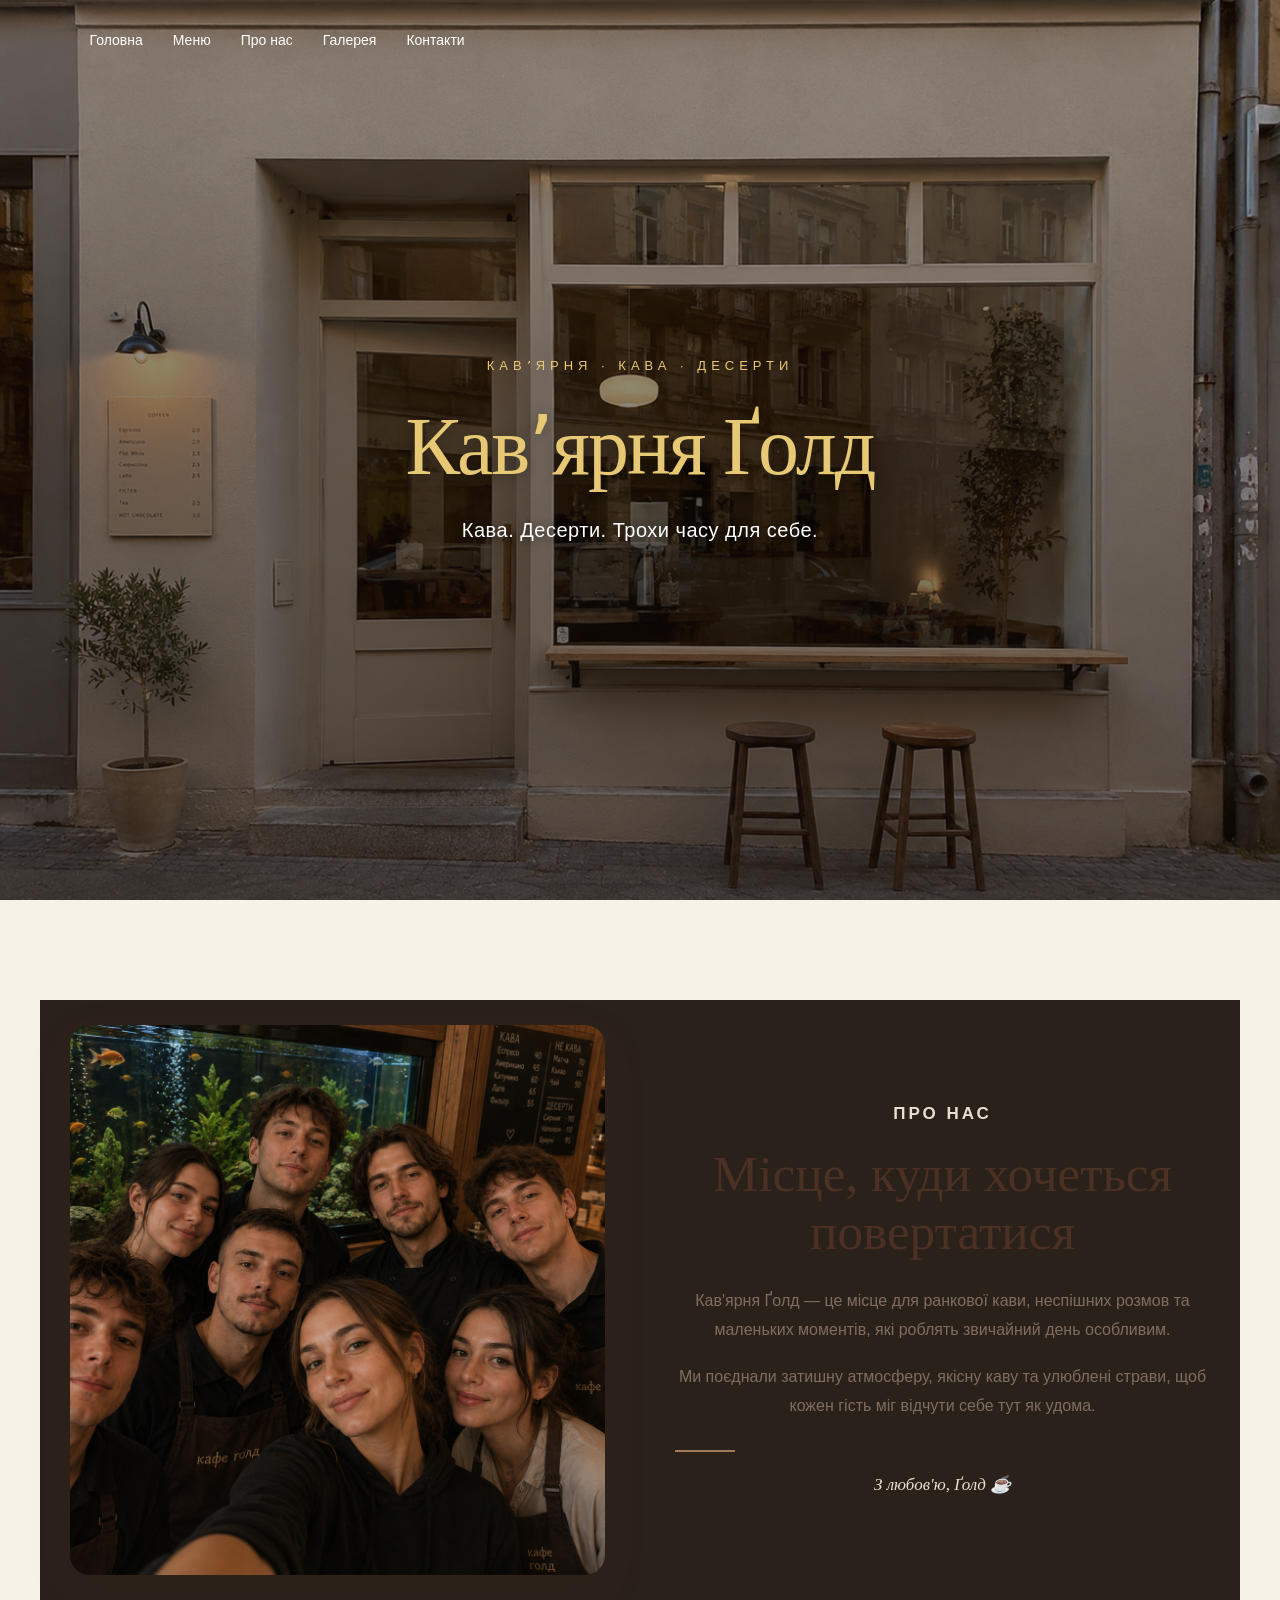
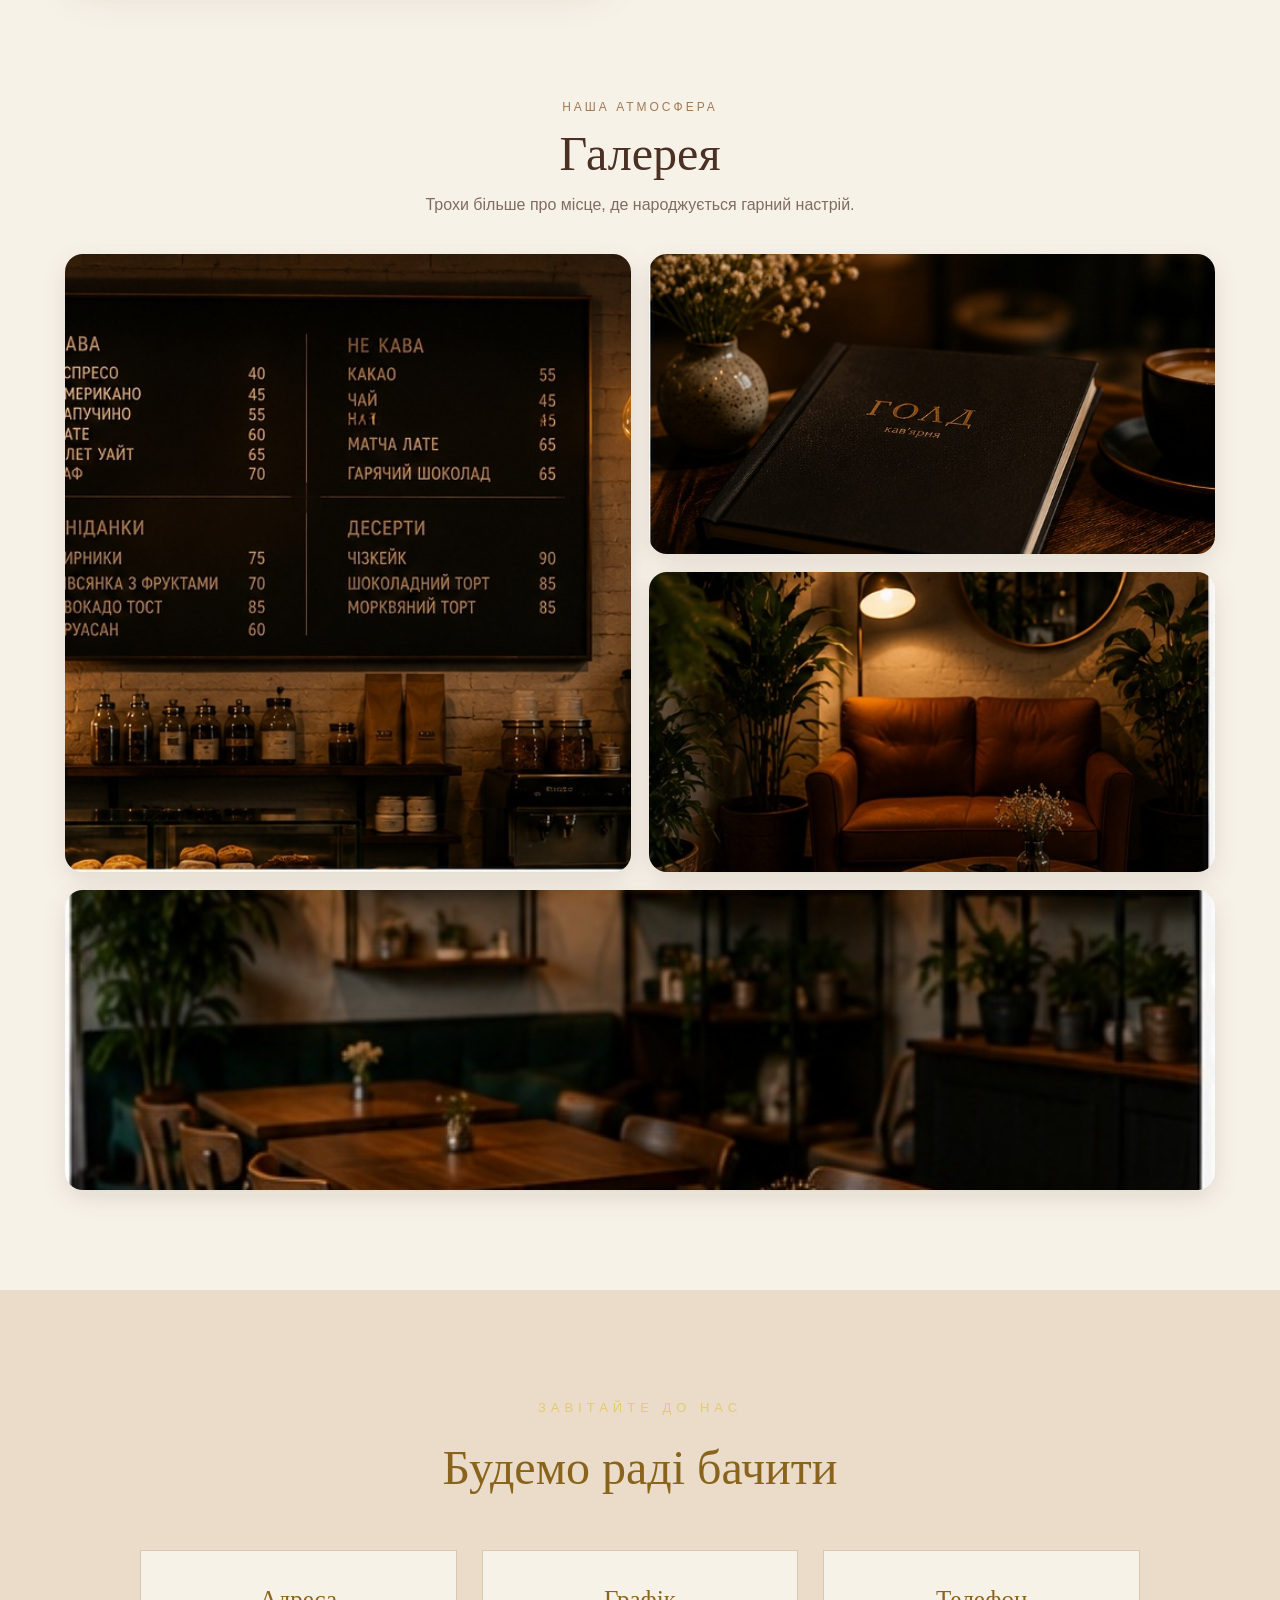
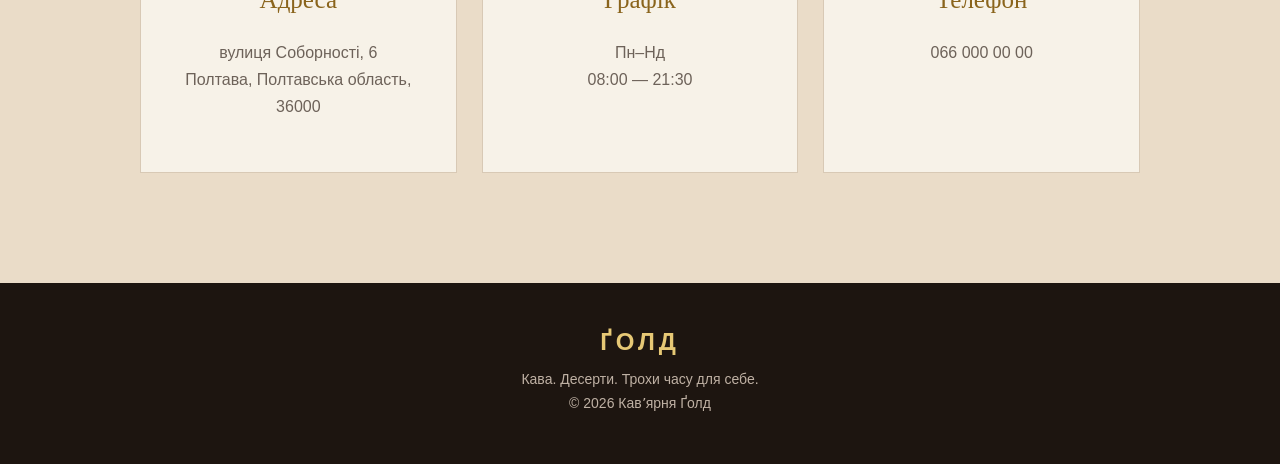
<file: index.html>
<!DOCTYPE html>
<html lang="uk">

<head>
    <meta charset="UTF-8">

    <meta name="viewport" content="width=device-width, initial-scale=1.0">

    <title>Кавʼярня Ґолд</title>

    <link rel="stylesheet" href="style.css">
</head>

<body>

    <!-- =========================
         ШАПКА
    ========================== -->

    <header class="header">

        <nav class="navigation">

            <a href="#">Головна</a>

            <a href="#menu">
                Меню
            </a>

            <a href="#about">
                Про нас
            </a>

            <a href="#gallery">
                Галерея
            </a>

            <a href="#contacts">
                Контакти
            </a>

        </nav>

    </header>


    <main>

        <!-- =========================
             ГОЛОВНИЙ ЕКРАН
        ========================== -->

        <section class="hero">

            <div class="hero-content">

                <p class="small-title">
                    КАВʼЯРНЯ · КАВА · ДЕСЕРТИ
                </p>

                <h1>
                    Кавʼярня Ґолд
                </h1>

                <p class="subtitle">
                    Кава. Десерти. Трохи часу для себе.
                </p>


            </div>

        </section>


        <!-- =========================
             МЕНЮ
        ========================== -->

        <section class="menu" id="menu">

            <div class="menu-header">

                <p class="menu-small-title">
                    КАВА • СНІДАНКИ • ДЕСЕРТИ
                </p>

                <h2>
                    Наше меню
                </h2>

                <p class="menu-subtitle">
                    Обирай те, що зробить твій день трохи смачнішим
                </p>

                <div class="menu-decoration">
                    <span></span>
                    ✦
                    <span></span>
                </div>

            </div>


            <div class="menu-heading">

                <p class="small-title">
                    НАШЕ МЕНЮ
                </p>

                <h2>
                    Щось смачне до кави
                </h2>

                <p>
                    Обери свій улюблений напій,
                    сніданок або десерт.
                </p>

            </div>


            <!-- КАТЕГОРІЇ -->

            <div class="menu-filters">

                <button
                    class="filter-button active"
                    data-category="all"
                >
                    Усе
                </button>

                <button
                    class="filter-button"
                    data-category="drinks"
                >
                    Напої
                </button>

                <button
                    class="filter-button"
                    data-category="breakfast"
                >
                    Сніданки
                </button>

                <button
                    class="filter-button"
                    data-category="toast"
                >
                    Тости
                </button>

                <button
                    class="filter-button"
                    data-category="salads"
                >
                    Салати
                </button>

                <button
                    class="filter-button"
                    data-category="soups"
                >
                    Супи
                </button>

                <button
                    class="filter-button"
                    data-category="pasta"
                >
                    Паста
                </button>

                <button
                    class="filter-button"
                    data-category="sandwiches"
                >
                    Сендвічі
                </button>

                <button
                    class="filter-button"
                    data-category="desserts"
                >
                    Десерти
                </button>

            </div>


            <!-- СЮДА JAVASCRIPT ДОБАВЛЯЄ СТРАВИ -->

            <div
                class="menu-grid"
                id="menuGrid"
            >
            </div>

        </section>


        <!-- =========================
             ПРО НАС
        ========================== -->

        <section class="about" id="about">

            <div class="about-image">

                <img
                    src="images/pro-nas.png"
                    alt="Кав'ярня Ґолд"
                >

            </div>


            <div class="about-content">

                <p class="about-small-title">
                    ПРО НАС
                </p>

                <h2>
                    Місце, куди хочеться повертатися
                </h2>

                <p>
                    Кав'ярня Ґолд — це місце для ранкової кави,
                    неспішних розмов та маленьких моментів,
                    які роблять звичайний день особливим.
                </p>

                <p>
                    Ми поєднали затишну атмосферу, якісну каву
                    та улюблені страви, щоб кожен гість міг
                    відчути себе тут як удома.
                </p>

                <div class="about-line"></div>

                <p class="about-signature">
                    З любов'ю, Ґолд ☕
                </p>

            </div>

        </section>


        <!-- =========================
             ГАЛЕРЕЯ
        ========================== -->

        <section
            class="gallery"
            id="gallery"
        >

            <div class="gallery-header">

                <p class="gallery-small-title">
                    НАША АТМОСФЕРА
                </p>

                <h2>
                    Галерея
                </h2>

                <p>
                    Трохи більше про місце, де народжується
                    гарний настрій.
                </p>

            </div>


            <div class="gallery-grid">

                <div class="gallery-item gallery-large">

                    <img
                        src="images/gallery_menu_board.jpg"
                        alt="Меню кав'ярні Ґолд"
                    >

                </div>


                <div class="gallery-item">

                    <img
                        src="images/gallery_gold_book.jpg"
                        alt="Книга кав'ярні Ґолд"
                    >

                </div>


                <div class="gallery-item">

                    <img
                        src="images/gallery_sofa.jpg"
                        alt="Затишний диван у кав'ярні"
                    >

                </div>


                <div class="gallery-item gallery-wide">

                    <img
                        src="images/gallery_tables.jpg"
                        alt="Столи кав'ярні Ґолд"
                    >

                </div>

            </div>

        </section>


        <!-- =========================
             КОНТАКТИ
        ========================== -->
<!-- =========================
     КОНТАКТИ
========================= -->

<section
    class="contacts"
    id="contacts"
>

    <div class="menu-heading">

        <p class="small-title">
            ЗАВІТАЙТЕ ДО НАС
        </p>

        <h2>
            Будемо раді бачити
        </h2>

    </div>


    <div class="contacts-grid">

        <div class="contact-item">

            <h3>
                Адреса
            </h3>

            <p>
                вулиця Соборності, 6
                <br>
                Полтава, Полтавська область, 36000
            </p>

        </div>


        <div class="contact-item">

            <h3>
                Графік
            </h3>

            <p>
                Пн–Нд
                <br>
                08:00 — 21:30
            </p>

        </div>


        <div class="contact-item">

            <h3>
                Телефон
            </h3>

            <p>
                066 000 00 00
            </p>

        </div>

    </div>

</section>

    <!-- =========================
         FOOTER
    ========================== -->

    <footer>

        <div class="logo">
            ҐОЛД
        </div>

        <p>
            Кава. Десерти. Трохи часу для себе.
        </p>

        <p>
            © 2026 Кавʼярня Ґолд
        </p>

    </footer>


    <!-- =========================
         JAVASCRIPT
    ========================== -->

    <script src="script.js"></script>

</body>

</html>
</file>
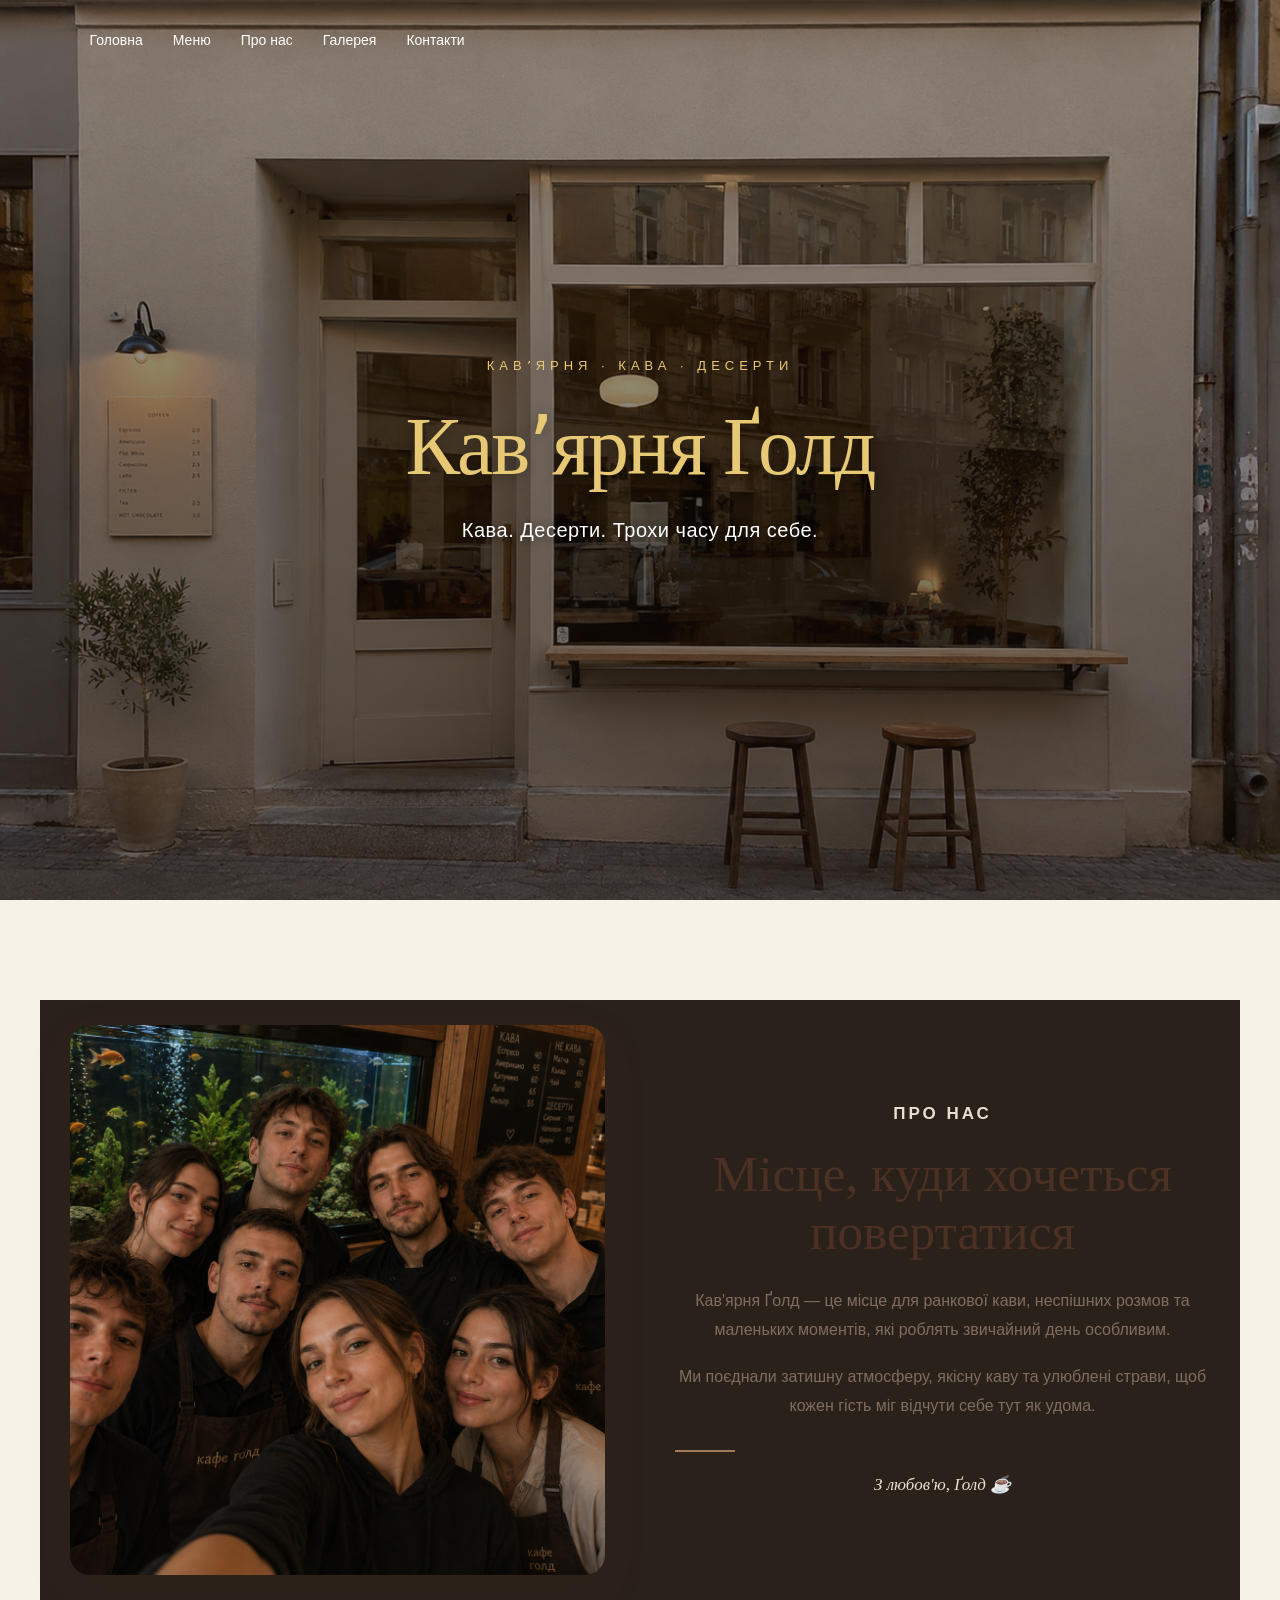
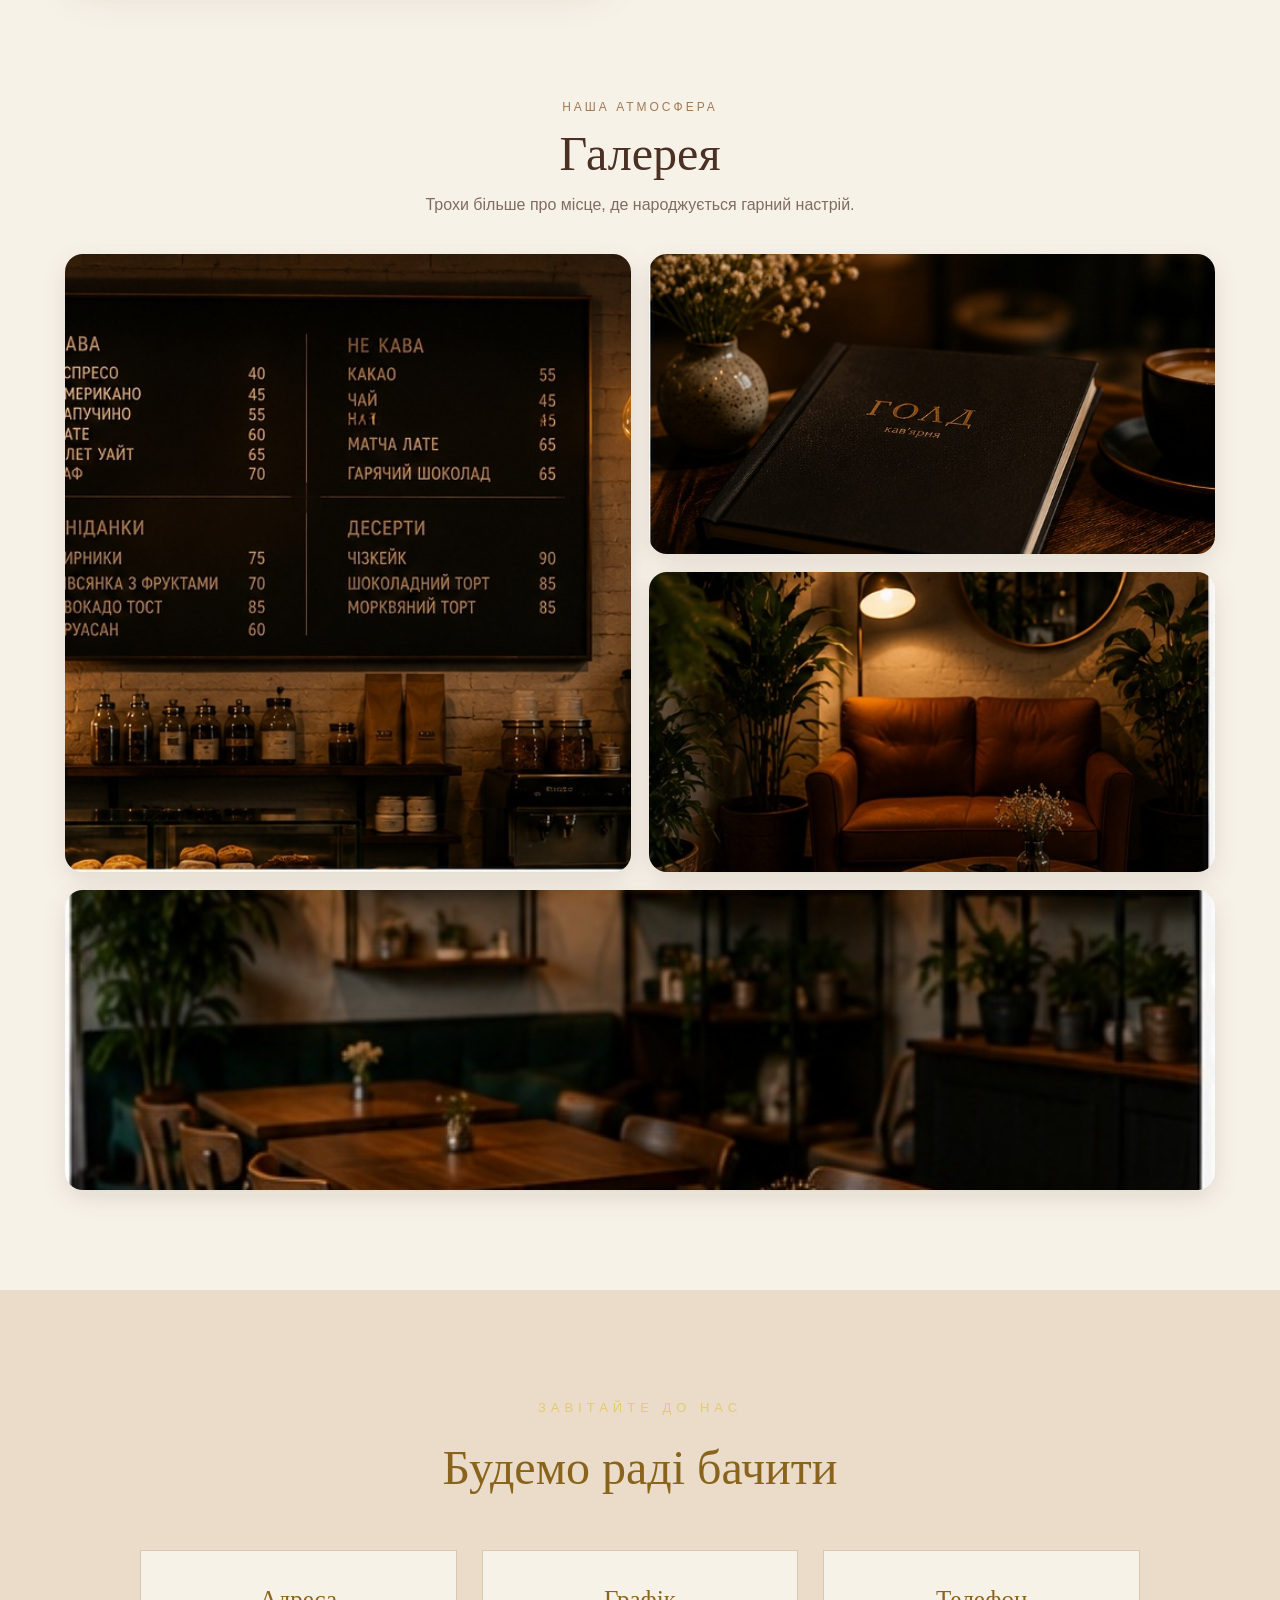
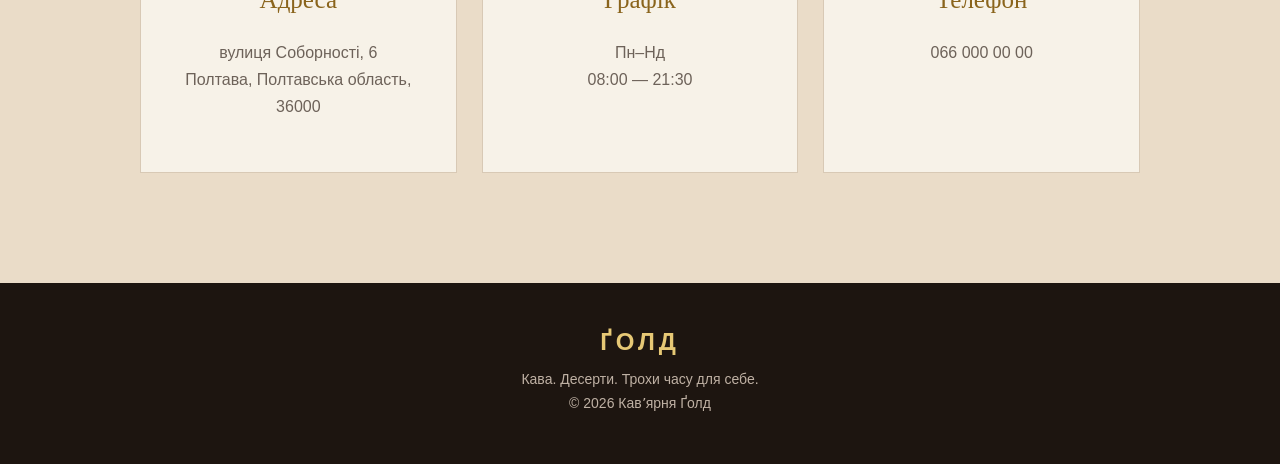
<file: kaviarnia-gold/index.html>
<!DOCTYPE html>
<html lang="uk">

<head>
    <meta charset="UTF-8">

    <meta name="viewport" content="width=device-width, initial-scale=1.0">

    <title>Кавʼярня Ґолд</title>

    <link rel="stylesheet" href="style.css">
</head>

<body>

    <!-- =========================
         ШАПКА
    ========================== -->

    <header class="header">

        <nav class="navigation">

            <a href="#">Головна</a>

            <a href="#menu">
                Меню
            </a>

            <a href="#about">
                Про нас
            </a>

            <a href="#gallery">
                Галерея
            </a>

            <a href="#contacts">
                Контакти
            </a>

        </nav>

    </header>


    <main>

        <!-- =========================
             ГОЛОВНИЙ ЕКРАН
        ========================== -->

        <section class="hero">

            <div class="hero-content">

                <p class="small-title">
                    КАВʼЯРНЯ · КАВА · ДЕСЕРТИ
                </p>

                <h1>
                    Кавʼярня Ґолд
                </h1>

                <p class="subtitle">
                    Кава. Десерти. Трохи часу для себе.
                </p>


            </div>

        </section>


        <!-- =========================
             МЕНЮ
        ========================== -->

        <section class="menu" id="menu">

            <div class="menu-header">

                <p class="menu-small-title">
                    КАВА • СНІДАНКИ • ДЕСЕРТИ
                </p>

                <h2>
                    Наше меню
                </h2>

                <p class="menu-subtitle">
                    Обирай те, що зробить твій день трохи смачнішим
                </p>

                <div class="menu-decoration">
                    <span></span>
                    ✦
                    <span></span>
                </div>

            </div>


            <div class="menu-heading">

                <p class="small-title">
                    НАШЕ МЕНЮ
                </p>

                <h2>
                    Щось смачне до кави
                </h2>

                <p>
                    Обери свій улюблений напій,
                    сніданок або десерт.
                </p>

            </div>


            <!-- КАТЕГОРІЇ -->

            <div class="menu-filters">

                <button
                    class="filter-button active"
                    data-category="all"
                >
                    Усе
                </button>

                <button
                    class="filter-button"
                    data-category="drinks"
                >
                    Напої
                </button>

                <button
                    class="filter-button"
                    data-category="breakfast"
                >
                    Сніданки
                </button>

                <button
                    class="filter-button"
                    data-category="toast"
                >
                    Тости
                </button>

                <button
                    class="filter-button"
                    data-category="salads"
                >
                    Салати
                </button>

                <button
                    class="filter-button"
                    data-category="soups"
                >
                    Супи
                </button>

                <button
                    class="filter-button"
                    data-category="pasta"
                >
                    Паста
                </button>

                <button
                    class="filter-button"
                    data-category="sandwiches"
                >
                    Сендвічі
                </button>

                <button
                    class="filter-button"
                    data-category="desserts"
                >
                    Десерти
                </button>

            </div>


            <!-- СЮДА JAVASCRIPT ДОБАВЛЯЄ СТРАВИ -->

            <div
                class="menu-grid"
                id="menuGrid"
            >
            </div>

        </section>


        <!-- =========================
             ПРО НАС
        ========================== -->

        <section class="about" id="about">

            <div class="about-image">

                <img
                    src="images/pro-nas.png"
                    alt="Кав'ярня Ґолд"
                >

            </div>


            <div class="about-content">

                <p class="about-small-title">
                    ПРО НАС
                </p>

                <h2>
                    Місце, куди хочеться повертатися
                </h2>

                <p>
                    Кав'ярня Ґолд — це місце для ранкової кави,
                    неспішних розмов та маленьких моментів,
                    які роблять звичайний день особливим.
                </p>

                <p>
                    Ми поєднали затишну атмосферу, якісну каву
                    та улюблені страви, щоб кожен гість міг
                    відчути себе тут як удома.
                </p>

                <div class="about-line"></div>

                <p class="about-signature">
                    З любов'ю, Ґолд ☕
                </p>

            </div>

        </section>


        <!-- =========================
             ГАЛЕРЕЯ
        ========================== -->

        <section
            class="gallery"
            id="gallery"
        >

            <div class="gallery-header">

                <p class="gallery-small-title">
                    НАША АТМОСФЕРА
                </p>

                <h2>
                    Галерея
                </h2>

                <p>
                    Трохи більше про місце, де народжується
                    гарний настрій.
                </p>

            </div>


            <div class="gallery-grid">

                <div class="gallery-item gallery-large">

                    <img
                        src="images/gallery_menu_board.jpg"
                        alt="Меню кав'ярні Ґолд"
                    >

                </div>


                <div class="gallery-item">

                    <img
                        src="images/gallery_gold_book.jpg"
                        alt="Книга кав'ярні Ґолд"
                    >

                </div>


                <div class="gallery-item">

                    <img
                        src="images/gallery_sofa.jpg"
                        alt="Затишний диван у кав'ярні"
                    >

                </div>


                <div class="gallery-item gallery-wide">

                    <img
                        src="images/gallery_tables.jpg"
                        alt="Столи кав'ярні Ґолд"
                    >

                </div>

            </div>

        </section>


        <!-- =========================
             КОНТАКТИ
        ========================== -->
<!-- =========================
     КОНТАКТИ
========================= -->

<section
    class="contacts"
    id="contacts"
>

    <div class="menu-heading">

        <p class="small-title">
            ЗАВІТАЙТЕ ДО НАС
        </p>

        <h2>
            Будемо раді бачити
        </h2>

    </div>


    <div class="contacts-grid">

        <div class="contact-item">

            <h3>
                Адреса
            </h3>

            <p>
                вулиця Соборності, 6
                <br>
                Полтава, Полтавська область, 36000
            </p>

        </div>


        <div class="contact-item">

            <h3>
                Графік
            </h3>

            <p>
                Пн–Нд
                <br>
                08:00 — 21:30
            </p>

        </div>


        <div class="contact-item">

            <h3>
                Телефон
            </h3>

            <p>
                066 000 00 00
            </p>

        </div>

    </div>

</section>

    <!-- =========================
         FOOTER
    ========================== -->

    <footer>

        <div class="logo">
            ҐОЛД
        </div>

        <p>
            Кава. Десерти. Трохи часу для себе.
        </p>

        <p>
            © 2026 Кавʼярня Ґолд
        </p>

    </footer>


    <!-- =========================
         JAVASCRIPT
    ========================== -->

    <script src="script.js"></script>

</body>

</html>
</file>
<file: style.css>
/* =========================================
   ОСНОВНЫЕ НАСТРОЙКИ
========================================= */

* {
    box-sizing: border-box;
}

html {
    scroll-behavior: smooth;
}

body {
    margin: 0;

    background-color: #f7f2e8;
    color: #2b211b;

    font-family: Arial, sans-serif;
}


/* =========================================
   ШАПКА
========================================= */

.header {
    height: 80px;

    position: absolute;

    top: 0;
    left: 0;
    right: 0;

    z-index: 10;

    display: flex;
    align-items: center;
    justify-content: space-between;

    padding: 0 7%;

    background: transparent;
}


.logo {
    color: #e6c875;

    font-size: 24px;
    font-weight: bold;

    letter-spacing: 4px;
}


.navigation {
    display: flex;

    align-items: center;

    gap: 30px;
}


.navigation a {
    color: white;

    text-decoration: none;

    font-size: 14px;

    transition: color 0.3s ease;
}


.navigation a:hover {
    color: #e6c875;
}


/* =========================================
   ГЛАВНЫЙ ЭКРАН
========================================= */

.hero {
    min-height: 100vh;

    position: relative;

    display: flex;

    justify-content: center;
    align-items: center;

    text-align: center;

    color: white;

    background-image: url("images/cafe.jpg.png");

    background-size: cover;

    background-position: center;
}


.hero::before {
    content: "";

    position: absolute;

    inset: 0;

    background: linear-gradient(
        rgba(20, 12, 7, 0.35),
        rgba(20, 12, 7, 0.65)
    );
}


.hero-content {
    position: relative;

    z-index: 1;

    max-width: 850px;

    padding: 30px;
}


.small-title {
    margin: 0 0 25px;

    color: #e6c875;

    font-size: 13px;

    font-weight: 500;

    letter-spacing: 5px;
}


.hero h1 {
    margin: 0;

    color: #e6c875;

    font-family: Georgia, serif;

    font-size: clamp(50px, 8vw, 82px);

    font-weight: 400;

    letter-spacing: -2px;

    text-shadow:
        0 3px 15px rgba(0, 0, 0, 0.4);
}


.subtitle {
    margin: 25px 0 0;

    color: white;

    font-size: 20px;

    letter-spacing: 0.5px;

    text-shadow:
        0 2px 8px rgba(0, 0, 0, 0.5);
}


/* =========================================
   КНОПКА
========================================= */

.button {
    display: inline-block;

    margin-top: 35px;

    padding: 17px 36px;

    background-color: #d6aa4c;

    border: 1px solid #e6c875;

    color: #241a12;

    text-decoration: none;

    font-size: 14px;

    font-weight: bold;

    letter-spacing: 1px;

    transition:
        transform 0.3s ease,
        background-color 0.3s ease,
        box-shadow 0.3s ease;
}


.button:hover {
    background-color: #e6c875;

    color: #241a12;

    transform: translateY(-3px);

    box-shadow:
        0 10px 25px rgba(0, 0, 0, 0.3);
}


/* =========================================
   ОБЩИЕ СЕКЦИИ
========================================= */

section {
    width: 100%;
}


.menu {
    padding: 110px 7%;

    background-color: #f7f2e8;
}


.menu-heading {
    max-width: 700px;

    margin: 0 auto 55px;

    text-align: center;
}


.menu-heading h2 {
    margin: 15px 0;

    color: #8a641c;

    font-family: Georgia, serif;

    font-size: 48px;

    font-weight: 400;
}


.menu-heading p:last-child {
    color: #6d6259;

    font-size: 17px;

    line-height: 1.6;
}


/* =========================================
   ФИЛЬТРЫ МЕНЮ
========================================= */

.menu-filters {
    max-width: 1100px;

    margin: 0 auto 50px;

    display: flex;

    justify-content: center;

    align-items: center;

    flex-wrap: wrap;

    gap: 12px;
}


.filter-button {
    padding: 12px 22px;

    background: transparent;

    border: 1px solid #cdbb9f;

    color: #6d6259;

    font-family: Arial, sans-serif;

    font-size: 14px;

    cursor: pointer;

    transition:
        background-color 0.3s ease,
        color 0.3s ease,
        border-color 0.3s ease,
        transform 0.3s ease;
}


.filter-button:hover {
    background-color: #eadcc8;

    color: #5f4413;

    transform: translateY(-2px);
}


.filter-button.active {
    background-color: #8a641c;

    border-color: #8a641c;

    color: white;
}


/* =========================================
   СЕТКА МЕНЮ
========================================= */

.menu-grid {
    max-width: 1200px;

    margin: 0 auto;

    display: grid;

    grid-template-columns:
        repeat(3, 1fr);

    gap: 25px;
}


/* =========================================
   КАРТОЧКА
========================================= */

.menu-card {
    overflow: hidden;

    background-color: #fffaf2;

    border: 1px solid #e2d5c3;

    cursor: pointer;

    transition:
        transform 0.3s ease,
        box-shadow 0.3s ease;
}


.menu-card:hover {
    transform: translateY(-8px);

    box-shadow:
        0 15px 35px rgba(60, 40, 20, 0.15);
}


/* Место под будущую фотографию */

.menu-card-image {
    height: 220px;

    display: flex;

    align-items: center;
    justify-content: center;

    overflow: hidden;

    background-color: #eadcc8;

    font-size: 65px;
}


.menu-card-image img {
    width: 100%;

    height: 100%;

    object-fit: cover;

    display: block;
}


/* Информация */

.menu-card-content {
    padding: 25px;
}


.menu-card-content h3 {
    margin: 0 0 10px;

    color: #5f4413;

    font-family: Georgia, serif;

    font-size: 25px;

    font-weight: 400;
}


.menu-card-content p {
    margin: 0 0 20px;

    color: #6d6259;

    font-size: 15px;

    line-height: 1.6;
}


.menu-card-content span {
    color: #8a641c;

    font-size: 18px;

    font-weight: bold;
}


/* =========================================
   ПРО НАС
========================================= */

.about {
    min-height: 600px;

    padding: 120px 7%;

    display: flex;

    align-items: center;

    justify-content: center;

    background-color: #2b211b;

    color: white;

    text-align: center;
}


.about-content {
    max-width: 750px;
}


.about h2 {
    margin: 15px 0 30px;

    color: #e6c875;

    font-family: Georgia, serif;

    font-size: 48px;

    font-weight: 400;
}


.about p:not(.small-title) {
    color: #e8ded2;

    font-size: 17px;

    line-height: 1.8;
}



/* ========================================
   ГАЛЕРЕЯ
======================================== */

.gallery {
    max-width: 1200px;
    margin: 100px auto;
    padding: 0 25px;
}

.gallery-header {
    text-align: center;
    margin-bottom: 40px;
}

.gallery-small-title {
    margin: 0 0 12px;

    font-size: 12px;
    letter-spacing: 3px;

    color: #a27a56;
}

.gallery-header h2 {
    margin: 0 0 15px;

    font-family: Georgia, serif;
    font-size: 48px;
    font-weight: 500;

    color: #4b3024;
}

.gallery-header > p:last-child {
    margin: 0;

    color: #806d60;
}


/* СЕТКА */

.gallery-grid {
    display: grid;

    grid-template-columns: repeat(2, 1fr);

    grid-auto-rows: 300px;

    gap: 18px;
}


/* ФОТО */

.gallery-item {
    overflow: hidden;

    border-radius: 18px;

    background: #eee2d4;

    box-shadow:
        0 8px 25px rgba(70, 45, 30, 0.12);
}

.gallery-item img {
    width: 100%;
    height: 100%;

    object-fit: cover;

    display: block;

    transition: transform 0.5s ease;
}

.gallery-item:hover img {
    transform: scale(1.05);
}


/* БОЛЬША КАРТИНКА */

.gallery-large {
    grid-row: span 2;
}


/* ШИРОКА КАРТИНКА */

.gallery-wide {
    grid-column: span 2;
}


/* ТЕЛЕФОН */

@media (max-width: 700px) {
    .gallery-grid {
        grid-template-columns: 1fr;
        grid-auto-rows: 280px;
    }

    .gallery-large {
        grid-row: auto;
    }

    .gallery-wide {
        grid-column: auto;
    }

    .gallery-header h2 {
        font-size: 38px;
    }
}

/* =========================================
   КОНТАКТЫ
========================================= */

.contacts {
    padding: 110px 7%;

    background-color: #eadcc8;
}


.contacts-grid {
    max-width: 1000px;

    margin: 0 auto;

    display: grid;

    grid-template-columns:
        repeat(3, 1fr);

    gap: 25px;
}


.contact-item {
    padding: 35px;

    background-color: #f7f2e8;

    text-align: center;

    border: 1px solid #d8c9b5;
}


.contact-item h3 {
    margin-top: 0;

    color: #8a641c;

    font-family: Georgia, serif;

    font-size: 25px;

    font-weight: 400;
}


.contact-item p {
    color: #6d6259;

    line-height: 1.7;
}


/* =========================================
   МОДАЛЬНОЕ ОКНО
========================================= */

.modal {
    position: fixed;

    inset: 0;

    z-index: 100;

    display: none;

    align-items: center;

    justify-content: center;

    padding: 20px;

    background:
        rgba(30, 20, 12, 0.7);

    backdrop-filter: blur(5px);
}


.modal.show {
    display: flex;
}


.modal-content {
    position: relative;

    width: min(500px, 100%);

    overflow: hidden;

    background-color: #f7f2e8;

    box-shadow:
        0 25px 70px rgba(0, 0, 0, 0.3);

    animation:
        modalOpen 0.3s ease;
}


.modal-close {
    position: absolute;

    top: 15px;
    right: 18px;

    z-index: 2;

    width: 40px;
    height: 40px;

    border: none;

    background-color: rgba(255, 255, 255, 0.85);

    color: #2b211b;

    font-size: 28px;

    cursor: pointer;
}


.modal-image {
    height: 300px;

    display: flex;

    align-items: center;
    justify-content: center;

    overflow: hidden;

    background-color: #eadcc8;

    font-size: 90px;
}


.modal-image img {
    width: 100%;

    height: 100%;

    object-fit: cover;

    display: block;
}


.modal-info {
    padding: 35px;
}


.modal-info h2 {
    margin: 10px 0 15px;

    color: #8a641c;

    font-family: Georgia, serif;

    font-size: 38px;

    font-weight: 400;
}


.modal-info p:not(.small-title) {
    color: #6d6259;

    font-size: 16px;

    line-height: 1.7;
}


.modal-info span {
    display: block;

    margin-top: 25px;

    color: #8a641c;

    font-size: 22px;

    font-weight: bold;
}


@keyframes modalOpen {

    from {
        opacity: 0;

        transform:
            translateY(20px)
            scale(0.97);
    }

    to {
        opacity: 1;

        transform:
            translateY(0)
            scale(1);
    }

}


/* =========================================
   FOOTER
========================================= */

footer {
    padding: 45px 7%;

    background-color: #1d1510;

    color: #bfb1a4;

    text-align: center;
}


footer .logo {
    margin-bottom: 15px;

    color: #e6c875;
}


footer p {
    margin: 8px 0;

    font-size: 14px;
}


/* =========================================
   АДАПТАЦИЯ ПОД ПЛАНШЕТ
========================================= */

@media (max-width: 900px) {

    .menu-grid {
        grid-template-columns:
            repeat(2, 1fr);
    }


    .contacts-grid {
        grid-template-columns:
            1fr;
    }


    .navigation {
        gap: 15px;
    }

}


/* =========================================
   АДАПТАЦИЯ ПОД ТЕЛЕФОН
========================================= */

@media (max-width: 650px) {

    .header {
        padding: 0 5%;
    }


    .logo {
        font-size: 20px;
    }


    .navigation {
        display: none;
    }


    .hero h1 {
        font-size: 50px;
    }


    .subtitle {
        font-size: 17px;
    }


    .menu,
    .gallery,
    .contacts {
        padding: 80px 5%;
    }


    .menu-heading h2,
    .about h2 {
        font-size: 38px;
    }


    .menu-grid {
        grid-template-columns:
            1fr;
    }


    .gallery-grid {
        grid-template-columns:
            1fr;
    }


    .gallery-item {
        height: 280px;
    }


    .menu-filters {
        gap: 8px;
    }


    .filter-button {
        padding: 10px 15px;

        font-size: 13px;
    }

}
#menu {
    display: none;
}

#menu.show {
    display: block;
}
/* ========================================
   МЕНЮ — КАРТКИ БЛЮД
======================================== */

.menu-grid {
    display: grid;
    grid-template-columns: repeat(3, 1fr);
    gap: 28px;
    max-width: 1200px;
    margin: 40px auto 0;
    padding: 0 20px;
}


/* КАРТКА */

.menu-card {
    background: #fffaf4;
    border-radius: 18px;
    overflow: hidden;
    cursor: pointer;

    box-shadow:
        0 8px 25px rgba(70, 45, 30, 0.10);

    transition:
        transform 0.3s ease,
        box-shadow 0.3s ease;
}


/* НАВЕДЕННЯ */

.menu-card:hover {
    transform: translateY(-8px);

    box-shadow:
        0 15px 35px rgba(70, 45, 30, 0.18);
}


/* ФОТО */

.menu-card-image {
    width: 100%;
    height: 230px;
    overflow: hidden;
    background: #eee2d4;
}

.menu-card-image img {
    width: 100%;
    height: 100%;

    object-fit: cover;

    display: block;

    transition:
        transform 0.5s ease;
}


/* ЗБІЛЬШЕННЯ ФОТО */

.menu-card:hover .menu-card-image img {
    transform: scale(1.06);
}


/* ТЕКСТ */

.menu-card-content {
    padding: 20px;
}

.menu-card-content h3 {
    margin: 0 0 9px;

    font-family: Georgia, serif;

    font-size: 22px;

    color: #4b3024;
}

.menu-card-content p {
    margin: 0 0 18px;

    font-size: 14px;

    line-height: 1.55;

    color: #806d60;
}


/* ЦІНА */

.menu-card-content span {
    display: inline-block;

    font-size: 18px;
    font-weight: 700;

    color: #9a6b3f;

    padding-top: 3px;
}


/* ========================================
   КАТЕГОРІЇ
======================================== */

.filter-buttons {
    display: flex;

    justify-content: center;

    flex-wrap: wrap;

    gap: 10px;

    margin: 25px auto 10px;

    padding: 0 20px;
}

.filter-button {
    border: 1px solid #c8a98b;

    background: transparent;

    color: #684a38;

    padding: 10px 20px;

    border-radius: 30px;

    cursor: pointer;

    font-size: 14px;

    transition:
        background 0.25s ease,
        color 0.25s ease,
        transform 0.25s ease;
}

.filter-button:hover {
    transform: translateY(-2px);
}

.filter-button.active {
    background: #684a38;

    color: white;
}


/* ========================================
   МОДАЛЬНЕ ВІКНО
======================================== */

.modal {
    position: fixed;

    inset: 0;

    display: flex;

    justify-content: center;

    align-items: center;

    padding: 20px;

    background: rgba(35, 23, 17, 0.72);

    backdrop-filter: blur(5px);

    opacity: 0;

    visibility: hidden;

    transition:
        opacity 0.3s ease,
        visibility 0.3s ease;

    z-index: 9999;
}

.modal.show {
    opacity: 1;

    visibility: visible;
}


/* ВМІСТ */

.modal-content {
    position: relative;

    width: min(900px, 100%);

    max-height: 90vh;

    overflow: auto;

    display: grid;

    grid-template-columns: 1fr 1fr;

    background: #fffaf4;

    border-radius: 22px;

    overflow: hidden;

    box-shadow:
        0 25px 70px rgba(0, 0, 0, 0.35);

    transform: translateY(20px) scale(0.97);

    transition:
        transform 0.3s ease;
}

.modal.show .modal-content {
    transform: translateY(0) scale(1);
}


/* ФОТО В МОДАЛЦІ */

.modal-image {
    min-height: 400px;
    background: #eadfd3;
}

.modal-image img {
    width: 100%;
    height: 100%;

    min-height: 400px;

    object-fit: cover;

    display: block;
}


/* ІНФОРМАЦІЯ */

.modal-info {
    padding: 55px 40px;

    display: flex;

    flex-direction: column;

    justify-content: center;
}

.modal-info .small-title {
    margin-bottom: 12px;

    font-size: 12px;

    letter-spacing: 2px;

    color: #a27a56;
}

.modal-title {
    margin: 0 0 18px;

    font-family: Georgia, serif;

    font-size: 36px;

    line-height: 1.15;

    color: #4b3024;
}

.modal-description {
    font-size: 16px;

    line-height: 1.7;

    color: #806d60;

    margin-bottom: 25px;
}

.modal-price {
    font-size: 24px;

    font-weight: 700;

    color: #9a6b3f;
}


/* КНОПКА ЗАКРИТТЯ */

.modal-close {
    position: absolute;

    top: 15px;

    right: 18px;

    width: 40px;

    height: 40px;

    border: none;

    border-radius: 50%;

    background: rgba(255,255,255,0.9);

    color: #4b3024;

    font-size: 28px;

    line-height: 1;

    cursor: pointer;

    z-index: 2;

    transition:
        transform 0.2s ease,
        background 0.2s ease;
}

.modal-close:hover {
    transform: rotate(90deg);

    background: white;
}


/* ========================================
   АДАПТАЦІЯ ПІД ТЕЛЕФОН
======================================== */

@media (max-width: 900px) {

    .menu-grid {
        grid-template-columns: repeat(2, 1fr);

        gap: 20px;
    }

    .modal-content {
        grid-template-columns: 1fr;
    }

    .modal-image {
        height: 280px;
        min-height: 280px;
    }

    .modal-image img {
        min-height: 280px;
    }

    .modal-info {
        padding: 30px;
    }

    .modal-title {
        font-size: 30px;
    }
}


@media (max-width: 600px) {

    .menu-grid {
        grid-template-columns: 1fr;

        padding: 0 15px;
    }

    .menu-card-image {
        height: 220px;
    }

    .filter-buttons {
        gap: 7px;
    }

    .filter-button {
        padding: 8px 15px;
    }

    .modal {
        padding: 10px;
    }

    .modal-content {
        max-height: 95vh;

        border-radius: 18px;
    }

    .modal-image {
        height: 230px;
        min-height: 230px;
    }

    .modal-image img {
        min-height: 230px;
    }

    .modal-info {
        padding: 25px;
    }

    .modal-title {
        font-size: 27px;
    }
}

/* ========================================
   ЗАГОЛОВОК МЕНЮ
======================================== */

.menu-header {
    text-align: center;
    max-width: 700px;
    margin: 0 auto 35px;
    padding: 20px;
}

.menu-small-title {
    margin: 0 0 12px;

    font-size: 12px;
    letter-spacing: 3px;
    font-weight: 600;

    color: #a27a56;
}

.menu-header h2 {
    margin: 0;

    font-family: Georgia, serif;

    font-size: clamp(38px, 5vw, 58px);

    font-weight: 500;

    color: #4b3024;
}

.menu-subtitle {
    margin: 14px 0 20px;

    font-size: 16px;

    color: #806d60;
}

.menu-decoration {
    display: flex;

    align-items: center;
    justify-content: center;

    gap: 12px;

    color: #a27a56;

    font-size: 15px;
}

.menu-decoration span {
    display: block;

    width: 70px;
    height: 1px;

    background: #c8a98b;
}

/* ========================================
   ПРО НАС
======================================== */

.about {
    max-width: 1200px;
    margin: 100px auto;
    padding: 0 30px;

    display: grid;
    grid-template-columns: 1fr 1fr;
    gap: 70px;

    align-items: center;
}

.about-image {
    height: 550px;
    overflow: hidden;
    border-radius: 20px;

    box-shadow:
        0 15px 40px rgba(70, 45, 30, 0.15);
}

.about-image img {
    width: 100%;
    height: 100%;

    object-fit: cover;

    display: block;

    transition: transform 0.6s ease;
}

.about-image:hover img {
    transform: scale(1.04);
}

.about-content {
    padding: 20px 0;
}

.about-small-title {
    margin: 0 0 15px;

    font-size: 12px;
    letter-spacing: 3px;
    font-weight: 600;

    color: #a27a56;
}

.about-content h2 {
    margin: 0 0 25px;

    font-family: Georgia, serif;
    font-size: clamp(34px, 4vw, 52px);
    line-height: 1.15;
    font-weight: 500;

    color: #4b3024;
}

.about-content > p:not(.about-small-title):not(.about-signature) {
    color: #806d60;

    font-size: 16px;
    line-height: 1.8;

    margin-bottom: 18px;
}

.about-line {
    width: 60px;
    height: 2px;

    margin: 30px 0 18px;

    background: #a27a56;
}

.about-signature {
    margin: 0;

    font-family: Georgia, serif;
    font-style: italic;

    color: #684a38;
    font-size: 18px;
}


/* ========================================
   МОБІЛЬНА ВЕРСІЯ
======================================== */

@media (max-width: 800px) {

    .about {
        grid-template-columns: 1fr;
        gap: 35px;

        margin: 70px auto;
    }

    .about-image {
        height: 380px;
    }

    .about-content {
        padding: 0;
    }

}

@media (max-width: 800px) {
    .header {
        display: flex !important;
        position: absolute;
        top: 0;
        left: 0;
        width: 100%;
        z-index: 100;
        padding: 20px;
        box-sizing: border-box;
    }

    .navigation {
        display: flex !important;
        gap: 7px;
        align-items: center;
    }

    .navigation a {
        display: block !important;
        font-size: 10px;
        white-space: nowrap;
    }
}
</file>
<file: kaviarnia-gold/style.css>
/* =========================================
   ОСНОВНЫЕ НАСТРОЙКИ
========================================= */

* {
    box-sizing: border-box;
}

html {
    scroll-behavior: smooth;
}

body {
    margin: 0;

    background-color: #f7f2e8;
    color: #2b211b;

    font-family: Arial, sans-serif;
}


/* =========================================
   ШАПКА
========================================= */

.header {
    height: 80px;

    position: absolute;

    top: 0;
    left: 0;
    right: 0;

    z-index: 10;

    display: flex;
    align-items: center;
    justify-content: space-between;

    padding: 0 7%;

    background: transparent;
}


.logo {
    color: #e6c875;

    font-size: 24px;
    font-weight: bold;

    letter-spacing: 4px;
}


.navigation {
    display: flex;

    align-items: center;

    gap: 30px;
}


.navigation a {
    color: white;

    text-decoration: none;

    font-size: 14px;

    transition: color 0.3s ease;
}


.navigation a:hover {
    color: #e6c875;
}


/* =========================================
   ГЛАВНЫЙ ЭКРАН
========================================= */

.hero {
    min-height: 100vh;

    position: relative;

    display: flex;

    justify-content: center;
    align-items: center;

    text-align: center;

    color: white;

    background-image: url("images/cafe.jpg.png");

    background-size: cover;

    background-position: center;
}


.hero::before {
    content: "";

    position: absolute;

    inset: 0;

    background: linear-gradient(
        rgba(20, 12, 7, 0.35),
        rgba(20, 12, 7, 0.65)
    );
}


.hero-content {
    position: relative;

    z-index: 1;

    max-width: 850px;

    padding: 30px;
}


.small-title {
    margin: 0 0 25px;

    color: #e6c875;

    font-size: 13px;

    font-weight: 500;

    letter-spacing: 5px;
}


.hero h1 {
    margin: 0;

    color: #e6c875;

    font-family: Georgia, serif;

    font-size: clamp(50px, 8vw, 82px);

    font-weight: 400;

    letter-spacing: -2px;

    text-shadow:
        0 3px 15px rgba(0, 0, 0, 0.4);
}


.subtitle {
    margin: 25px 0 0;

    color: white;

    font-size: 20px;

    letter-spacing: 0.5px;

    text-shadow:
        0 2px 8px rgba(0, 0, 0, 0.5);
}


/* =========================================
   КНОПКА
========================================= */

.button {
    display: inline-block;

    margin-top: 35px;

    padding: 17px 36px;

    background-color: #d6aa4c;

    border: 1px solid #e6c875;

    color: #241a12;

    text-decoration: none;

    font-size: 14px;

    font-weight: bold;

    letter-spacing: 1px;

    transition:
        transform 0.3s ease,
        background-color 0.3s ease,
        box-shadow 0.3s ease;
}


.button:hover {
    background-color: #e6c875;

    color: #241a12;

    transform: translateY(-3px);

    box-shadow:
        0 10px 25px rgba(0, 0, 0, 0.3);
}


/* =========================================
   ОБЩИЕ СЕКЦИИ
========================================= */

section {
    width: 100%;
}


.menu {
    padding: 110px 7%;

    background-color: #f7f2e8;
}


.menu-heading {
    max-width: 700px;

    margin: 0 auto 55px;

    text-align: center;
}


.menu-heading h2 {
    margin: 15px 0;

    color: #8a641c;

    font-family: Georgia, serif;

    font-size: 48px;

    font-weight: 400;
}


.menu-heading p:last-child {
    color: #6d6259;

    font-size: 17px;

    line-height: 1.6;
}


/* =========================================
   ФИЛЬТРЫ МЕНЮ
========================================= */

.menu-filters {
    max-width: 1100px;

    margin: 0 auto 50px;

    display: flex;

    justify-content: center;

    align-items: center;

    flex-wrap: wrap;

    gap: 12px;
}


.filter-button {
    padding: 12px 22px;

    background: transparent;

    border: 1px solid #cdbb9f;

    color: #6d6259;

    font-family: Arial, sans-serif;

    font-size: 14px;

    cursor: pointer;

    transition:
        background-color 0.3s ease,
        color 0.3s ease,
        border-color 0.3s ease,
        transform 0.3s ease;
}


.filter-button:hover {
    background-color: #eadcc8;

    color: #5f4413;

    transform: translateY(-2px);
}


.filter-button.active {
    background-color: #8a641c;

    border-color: #8a641c;

    color: white;
}


/* =========================================
   СЕТКА МЕНЮ
========================================= */

.menu-grid {
    max-width: 1200px;

    margin: 0 auto;

    display: grid;

    grid-template-columns:
        repeat(3, 1fr);

    gap: 25px;
}


/* =========================================
   КАРТОЧКА
========================================= */

.menu-card {
    overflow: hidden;

    background-color: #fffaf2;

    border: 1px solid #e2d5c3;

    cursor: pointer;

    transition:
        transform 0.3s ease,
        box-shadow 0.3s ease;
}


.menu-card:hover {
    transform: translateY(-8px);

    box-shadow:
        0 15px 35px rgba(60, 40, 20, 0.15);
}


/* Место под будущую фотографию */

.menu-card-image {
    height: 220px;

    display: flex;

    align-items: center;
    justify-content: center;

    overflow: hidden;

    background-color: #eadcc8;

    font-size: 65px;
}


.menu-card-image img {
    width: 100%;

    height: 100%;

    object-fit: cover;

    display: block;
}


/* Информация */

.menu-card-content {
    padding: 25px;
}


.menu-card-content h3 {
    margin: 0 0 10px;

    color: #5f4413;

    font-family: Georgia, serif;

    font-size: 25px;

    font-weight: 400;
}


.menu-card-content p {
    margin: 0 0 20px;

    color: #6d6259;

    font-size: 15px;

    line-height: 1.6;
}


.menu-card-content span {
    color: #8a641c;

    font-size: 18px;

    font-weight: bold;
}


/* =========================================
   ПРО НАС
========================================= */

.about {
    min-height: 600px;

    padding: 120px 7%;

    display: flex;

    align-items: center;

    justify-content: center;

    background-color: #2b211b;

    color: white;

    text-align: center;
}


.about-content {
    max-width: 750px;
}


.about h2 {
    margin: 15px 0 30px;

    color: #e6c875;

    font-family: Georgia, serif;

    font-size: 48px;

    font-weight: 400;
}


.about p:not(.small-title) {
    color: #e8ded2;

    font-size: 17px;

    line-height: 1.8;
}



/* ========================================
   ГАЛЕРЕЯ
======================================== */

.gallery {
    max-width: 1200px;
    margin: 100px auto;
    padding: 0 25px;
}

.gallery-header {
    text-align: center;
    margin-bottom: 40px;
}

.gallery-small-title {
    margin: 0 0 12px;

    font-size: 12px;
    letter-spacing: 3px;

    color: #a27a56;
}

.gallery-header h2 {
    margin: 0 0 15px;

    font-family: Georgia, serif;
    font-size: 48px;
    font-weight: 500;

    color: #4b3024;
}

.gallery-header > p:last-child {
    margin: 0;

    color: #806d60;
}


/* СЕТКА */

.gallery-grid {
    display: grid;

    grid-template-columns: repeat(2, 1fr);

    grid-auto-rows: 300px;

    gap: 18px;
}


/* ФОТО */

.gallery-item {
    overflow: hidden;

    border-radius: 18px;

    background: #eee2d4;

    box-shadow:
        0 8px 25px rgba(70, 45, 30, 0.12);
}

.gallery-item img {
    width: 100%;
    height: 100%;

    object-fit: cover;

    display: block;

    transition: transform 0.5s ease;
}

.gallery-item:hover img {
    transform: scale(1.05);
}


/* БОЛЬША КАРТИНКА */

.gallery-large {
    grid-row: span 2;
}


/* ШИРОКА КАРТИНКА */

.gallery-wide {
    grid-column: span 2;
}


/* ТЕЛЕФОН */

@media (max-width: 700px) {
    .gallery-grid {
        grid-template-columns: 1fr;
        grid-auto-rows: 280px;
    }

    .gallery-large {
        grid-row: auto;
    }

    .gallery-wide {
        grid-column: auto;
    }

    .gallery-header h2 {
        font-size: 38px;
    }
}

/* =========================================
   КОНТАКТЫ
========================================= */

.contacts {
    padding: 110px 7%;

    background-color: #eadcc8;
}


.contacts-grid {
    max-width: 1000px;

    margin: 0 auto;

    display: grid;

    grid-template-columns:
        repeat(3, 1fr);

    gap: 25px;
}


.contact-item {
    padding: 35px;

    background-color: #f7f2e8;

    text-align: center;

    border: 1px solid #d8c9b5;
}


.contact-item h3 {
    margin-top: 0;

    color: #8a641c;

    font-family: Georgia, serif;

    font-size: 25px;

    font-weight: 400;
}


.contact-item p {
    color: #6d6259;

    line-height: 1.7;
}


/* =========================================
   МОДАЛЬНОЕ ОКНО
========================================= */

.modal {
    position: fixed;

    inset: 0;

    z-index: 100;

    display: none;

    align-items: center;

    justify-content: center;

    padding: 20px;

    background:
        rgba(30, 20, 12, 0.7);

    backdrop-filter: blur(5px);
}


.modal.show {
    display: flex;
}


.modal-content {
    position: relative;

    width: min(500px, 100%);

    overflow: hidden;

    background-color: #f7f2e8;

    box-shadow:
        0 25px 70px rgba(0, 0, 0, 0.3);

    animation:
        modalOpen 0.3s ease;
}


.modal-close {
    position: absolute;

    top: 15px;
    right: 18px;

    z-index: 2;

    width: 40px;
    height: 40px;

    border: none;

    background-color: rgba(255, 255, 255, 0.85);

    color: #2b211b;

    font-size: 28px;

    cursor: pointer;
}


.modal-image {
    height: 300px;

    display: flex;

    align-items: center;
    justify-content: center;

    overflow: hidden;

    background-color: #eadcc8;

    font-size: 90px;
}


.modal-image img {
    width: 100%;

    height: 100%;

    object-fit: cover;

    display: block;
}


.modal-info {
    padding: 35px;
}


.modal-info h2 {
    margin: 10px 0 15px;

    color: #8a641c;

    font-family: Georgia, serif;

    font-size: 38px;

    font-weight: 400;
}


.modal-info p:not(.small-title) {
    color: #6d6259;

    font-size: 16px;

    line-height: 1.7;
}


.modal-info span {
    display: block;

    margin-top: 25px;

    color: #8a641c;

    font-size: 22px;

    font-weight: bold;
}


@keyframes modalOpen {

    from {
        opacity: 0;

        transform:
            translateY(20px)
            scale(0.97);
    }

    to {
        opacity: 1;

        transform:
            translateY(0)
            scale(1);
    }

}


/* =========================================
   FOOTER
========================================= */

footer {
    padding: 45px 7%;

    background-color: #1d1510;

    color: #bfb1a4;

    text-align: center;
}


footer .logo {
    margin-bottom: 15px;

    color: #e6c875;
}


footer p {
    margin: 8px 0;

    font-size: 14px;
}


/* =========================================
   АДАПТАЦИЯ ПОД ПЛАНШЕТ
========================================= */

@media (max-width: 900px) {

    .menu-grid {
        grid-template-columns:
            repeat(2, 1fr);
    }


    .contacts-grid {
        grid-template-columns:
            1fr;
    }


    .navigation {
        gap: 15px;
    }

}


/* =========================================
   АДАПТАЦИЯ ПОД ТЕЛЕФОН
========================================= */

@media (max-width: 650px) {

    .header {
        padding: 0 5%;
    }


    .logo {
        font-size: 20px;
    }


    .navigation {
        display: none;
    }


    .hero h1 {
        font-size: 50px;
    }


    .subtitle {
        font-size: 17px;
    }


    .menu,
    .gallery,
    .contacts {
        padding: 80px 5%;
    }


    .menu-heading h2,
    .about h2 {
        font-size: 38px;
    }


    .menu-grid {
        grid-template-columns:
            1fr;
    }


    .gallery-grid {
        grid-template-columns:
            1fr;
    }


    .gallery-item {
        height: 280px;
    }


    .menu-filters {
        gap: 8px;
    }


    .filter-button {
        padding: 10px 15px;

        font-size: 13px;
    }

}
#menu {
    display: none;
}

#menu.show {
    display: block;
}
/* ========================================
   МЕНЮ — КАРТКИ БЛЮД
======================================== */

.menu-grid {
    display: grid;
    grid-template-columns: repeat(3, 1fr);
    gap: 28px;
    max-width: 1200px;
    margin: 40px auto 0;
    padding: 0 20px;
}


/* КАРТКА */

.menu-card {
    background: #fffaf4;
    border-radius: 18px;
    overflow: hidden;
    cursor: pointer;

    box-shadow:
        0 8px 25px rgba(70, 45, 30, 0.10);

    transition:
        transform 0.3s ease,
        box-shadow 0.3s ease;
}


/* НАВЕДЕННЯ */

.menu-card:hover {
    transform: translateY(-8px);

    box-shadow:
        0 15px 35px rgba(70, 45, 30, 0.18);
}


/* ФОТО */

.menu-card-image {
    width: 100%;
    height: 230px;
    overflow: hidden;
    background: #eee2d4;
}

.menu-card-image img {
    width: 100%;
    height: 100%;

    object-fit: cover;

    display: block;

    transition:
        transform 0.5s ease;
}


/* ЗБІЛЬШЕННЯ ФОТО */

.menu-card:hover .menu-card-image img {
    transform: scale(1.06);
}


/* ТЕКСТ */

.menu-card-content {
    padding: 20px;
}

.menu-card-content h3 {
    margin: 0 0 9px;

    font-family: Georgia, serif;

    font-size: 22px;

    color: #4b3024;
}

.menu-card-content p {
    margin: 0 0 18px;

    font-size: 14px;

    line-height: 1.55;

    color: #806d60;
}


/* ЦІНА */

.menu-card-content span {
    display: inline-block;

    font-size: 18px;
    font-weight: 700;

    color: #9a6b3f;

    padding-top: 3px;
}


/* ========================================
   КАТЕГОРІЇ
======================================== */

.filter-buttons {
    display: flex;

    justify-content: center;

    flex-wrap: wrap;

    gap: 10px;

    margin: 25px auto 10px;

    padding: 0 20px;
}

.filter-button {
    border: 1px solid #c8a98b;

    background: transparent;

    color: #684a38;

    padding: 10px 20px;

    border-radius: 30px;

    cursor: pointer;

    font-size: 14px;

    transition:
        background 0.25s ease,
        color 0.25s ease,
        transform 0.25s ease;
}

.filter-button:hover {
    transform: translateY(-2px);
}

.filter-button.active {
    background: #684a38;

    color: white;
}


/* ========================================
   МОДАЛЬНЕ ВІКНО
======================================== */

.modal {
    position: fixed;

    inset: 0;

    display: flex;

    justify-content: center;

    align-items: center;

    padding: 20px;

    background: rgba(35, 23, 17, 0.72);

    backdrop-filter: blur(5px);

    opacity: 0;

    visibility: hidden;

    transition:
        opacity 0.3s ease,
        visibility 0.3s ease;

    z-index: 9999;
}

.modal.show {
    opacity: 1;

    visibility: visible;
}


/* ВМІСТ */

.modal-content {
    position: relative;

    width: min(900px, 100%);

    max-height: 90vh;

    overflow: auto;

    display: grid;

    grid-template-columns: 1fr 1fr;

    background: #fffaf4;

    border-radius: 22px;

    overflow: hidden;

    box-shadow:
        0 25px 70px rgba(0, 0, 0, 0.35);

    transform: translateY(20px) scale(0.97);

    transition:
        transform 0.3s ease;
}

.modal.show .modal-content {
    transform: translateY(0) scale(1);
}


/* ФОТО В МОДАЛЦІ */

.modal-image {
    min-height: 400px;
    background: #eadfd3;
}

.modal-image img {
    width: 100%;
    height: 100%;

    min-height: 400px;

    object-fit: cover;

    display: block;
}


/* ІНФОРМАЦІЯ */

.modal-info {
    padding: 55px 40px;

    display: flex;

    flex-direction: column;

    justify-content: center;
}

.modal-info .small-title {
    margin-bottom: 12px;

    font-size: 12px;

    letter-spacing: 2px;

    color: #a27a56;
}

.modal-title {
    margin: 0 0 18px;

    font-family: Georgia, serif;

    font-size: 36px;

    line-height: 1.15;

    color: #4b3024;
}

.modal-description {
    font-size: 16px;

    line-height: 1.7;

    color: #806d60;

    margin-bottom: 25px;
}

.modal-price {
    font-size: 24px;

    font-weight: 700;

    color: #9a6b3f;
}


/* КНОПКА ЗАКРИТТЯ */

.modal-close {
    position: absolute;

    top: 15px;

    right: 18px;

    width: 40px;

    height: 40px;

    border: none;

    border-radius: 50%;

    background: rgba(255,255,255,0.9);

    color: #4b3024;

    font-size: 28px;

    line-height: 1;

    cursor: pointer;

    z-index: 2;

    transition:
        transform 0.2s ease,
        background 0.2s ease;
}

.modal-close:hover {
    transform: rotate(90deg);

    background: white;
}


/* ========================================
   АДАПТАЦІЯ ПІД ТЕЛЕФОН
======================================== */

@media (max-width: 900px) {

    .menu-grid {
        grid-template-columns: repeat(2, 1fr);

        gap: 20px;
    }

    .modal-content {
        grid-template-columns: 1fr;
    }

    .modal-image {
        height: 280px;
        min-height: 280px;
    }

    .modal-image img {
        min-height: 280px;
    }

    .modal-info {
        padding: 30px;
    }

    .modal-title {
        font-size: 30px;
    }
}


@media (max-width: 600px) {

    .menu-grid {
        grid-template-columns: 1fr;

        padding: 0 15px;
    }

    .menu-card-image {
        height: 220px;
    }

    .filter-buttons {
        gap: 7px;
    }

    .filter-button {
        padding: 8px 15px;
    }

    .modal {
        padding: 10px;
    }

    .modal-content {
        max-height: 95vh;

        border-radius: 18px;
    }

    .modal-image {
        height: 230px;
        min-height: 230px;
    }

    .modal-image img {
        min-height: 230px;
    }

    .modal-info {
        padding: 25px;
    }

    .modal-title {
        font-size: 27px;
    }
}

/* ========================================
   ЗАГОЛОВОК МЕНЮ
======================================== */

.menu-header {
    text-align: center;
    max-width: 700px;
    margin: 0 auto 35px;
    padding: 20px;
}

.menu-small-title {
    margin: 0 0 12px;

    font-size: 12px;
    letter-spacing: 3px;
    font-weight: 600;

    color: #a27a56;
}

.menu-header h2 {
    margin: 0;

    font-family: Georgia, serif;

    font-size: clamp(38px, 5vw, 58px);

    font-weight: 500;

    color: #4b3024;
}

.menu-subtitle {
    margin: 14px 0 20px;

    font-size: 16px;

    color: #806d60;
}

.menu-decoration {
    display: flex;

    align-items: center;
    justify-content: center;

    gap: 12px;

    color: #a27a56;

    font-size: 15px;
}

.menu-decoration span {
    display: block;

    width: 70px;
    height: 1px;

    background: #c8a98b;
}

/* ========================================
   ПРО НАС
======================================== */

.about {
    max-width: 1200px;
    margin: 100px auto;
    padding: 0 30px;

    display: grid;
    grid-template-columns: 1fr 1fr;
    gap: 70px;

    align-items: center;
}

.about-image {
    height: 550px;
    overflow: hidden;
    border-radius: 20px;

    box-shadow:
        0 15px 40px rgba(70, 45, 30, 0.15);
}

.about-image img {
    width: 100%;
    height: 100%;

    object-fit: cover;

    display: block;

    transition: transform 0.6s ease;
}

.about-image:hover img {
    transform: scale(1.04);
}

.about-content {
    padding: 20px 0;
}

.about-small-title {
    margin: 0 0 15px;

    font-size: 12px;
    letter-spacing: 3px;
    font-weight: 600;

    color: #a27a56;
}

.about-content h2 {
    margin: 0 0 25px;

    font-family: Georgia, serif;
    font-size: clamp(34px, 4vw, 52px);
    line-height: 1.15;
    font-weight: 500;

    color: #4b3024;
}

.about-content > p:not(.about-small-title):not(.about-signature) {
    color: #806d60;

    font-size: 16px;
    line-height: 1.8;

    margin-bottom: 18px;
}

.about-line {
    width: 60px;
    height: 2px;

    margin: 30px 0 18px;

    background: #a27a56;
}

.about-signature {
    margin: 0;

    font-family: Georgia, serif;
    font-style: italic;

    color: #684a38;
    font-size: 18px;
}


/* ========================================
   МОБІЛЬНА ВЕРСІЯ
======================================== */

@media (max-width: 800px) {

    .about {
        grid-template-columns: 1fr;
        gap: 35px;

        margin: 70px auto;
    }

    .about-image {
        height: 380px;
    }

    .about-content {
        padding: 0;
    }

}
</file>
